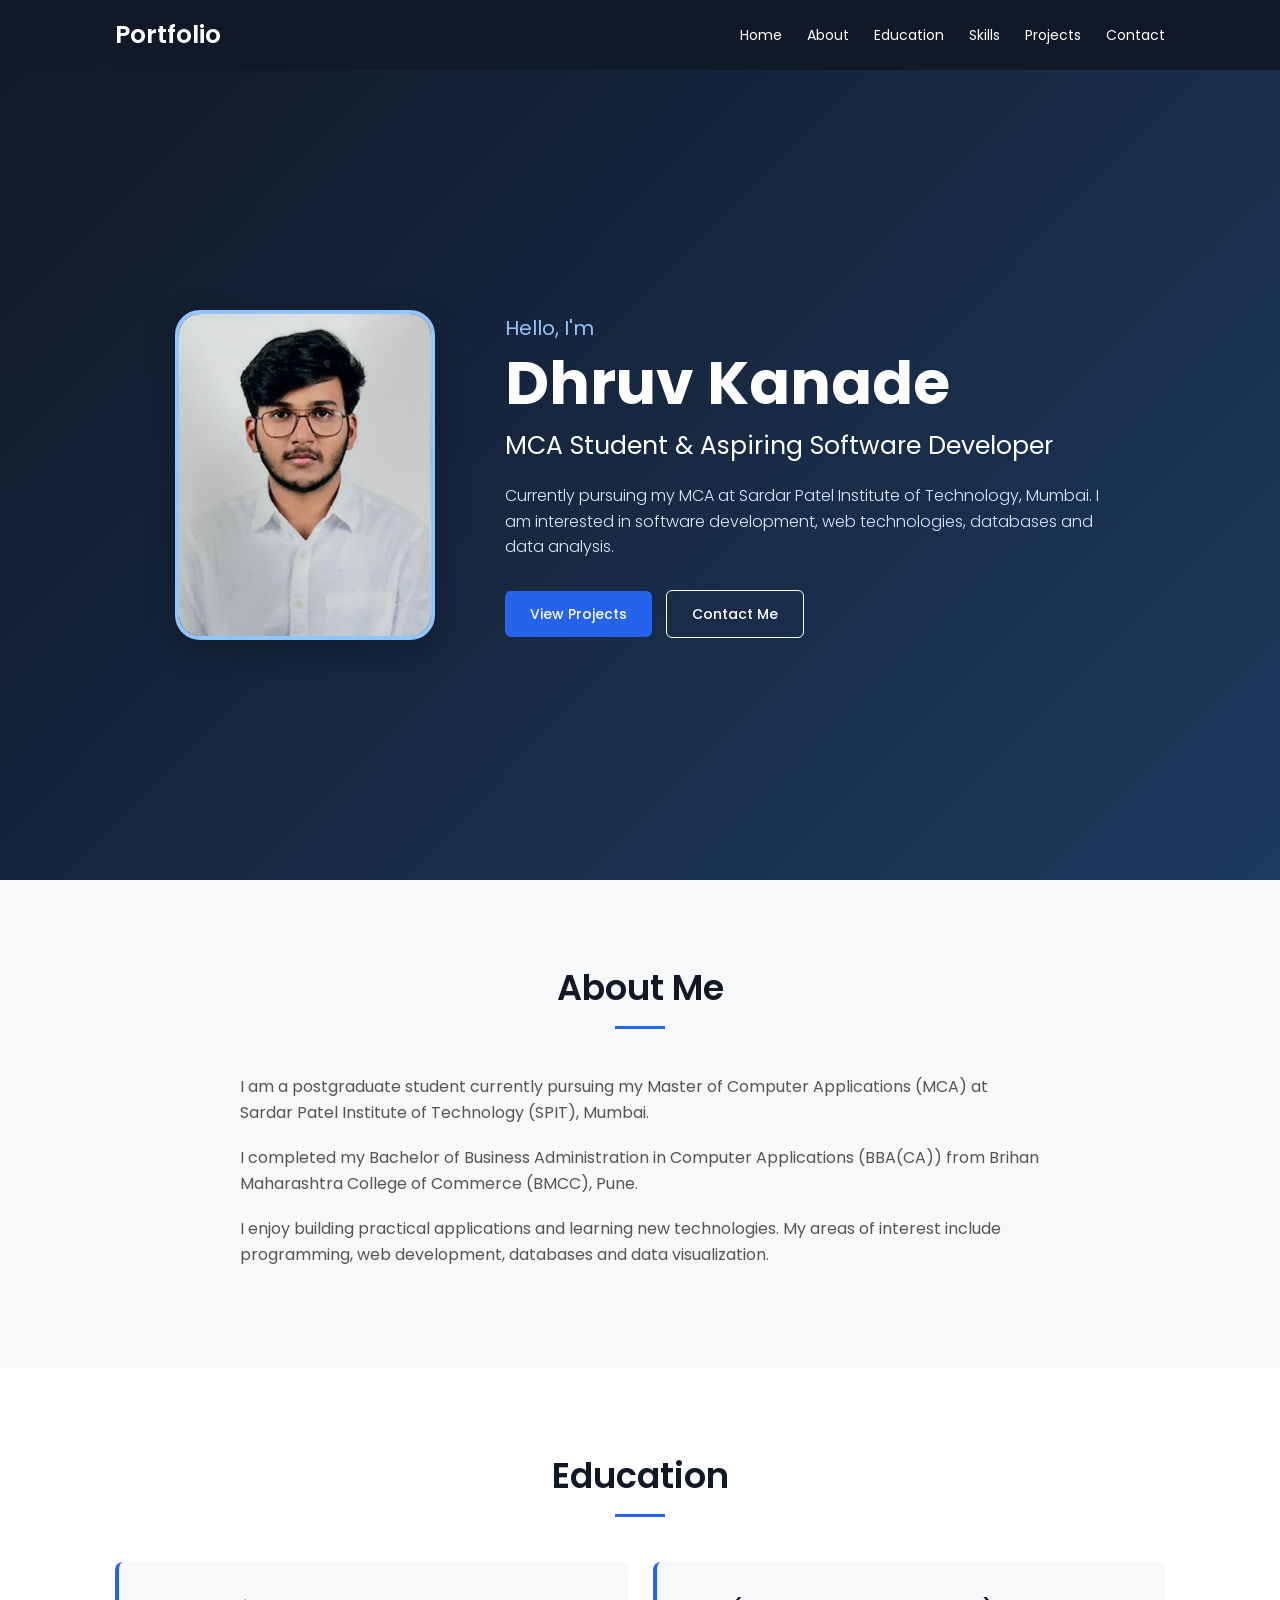
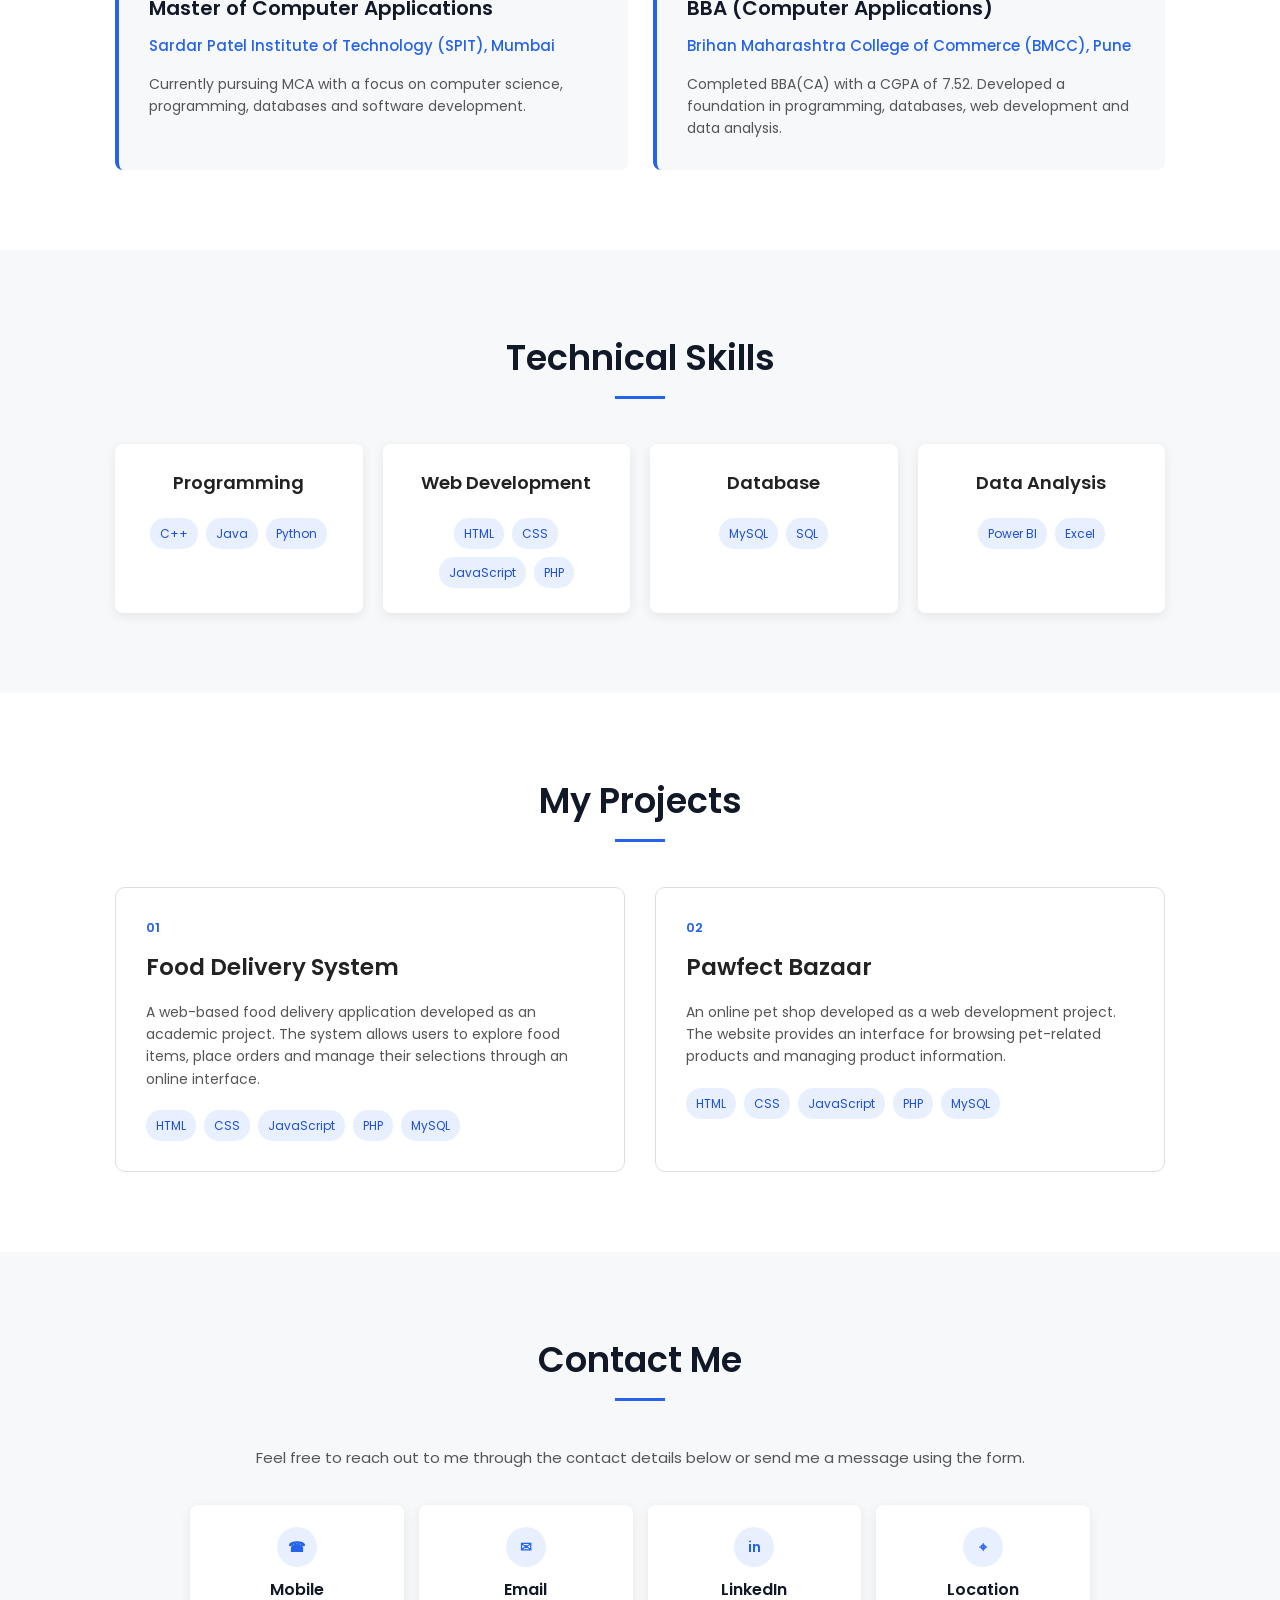
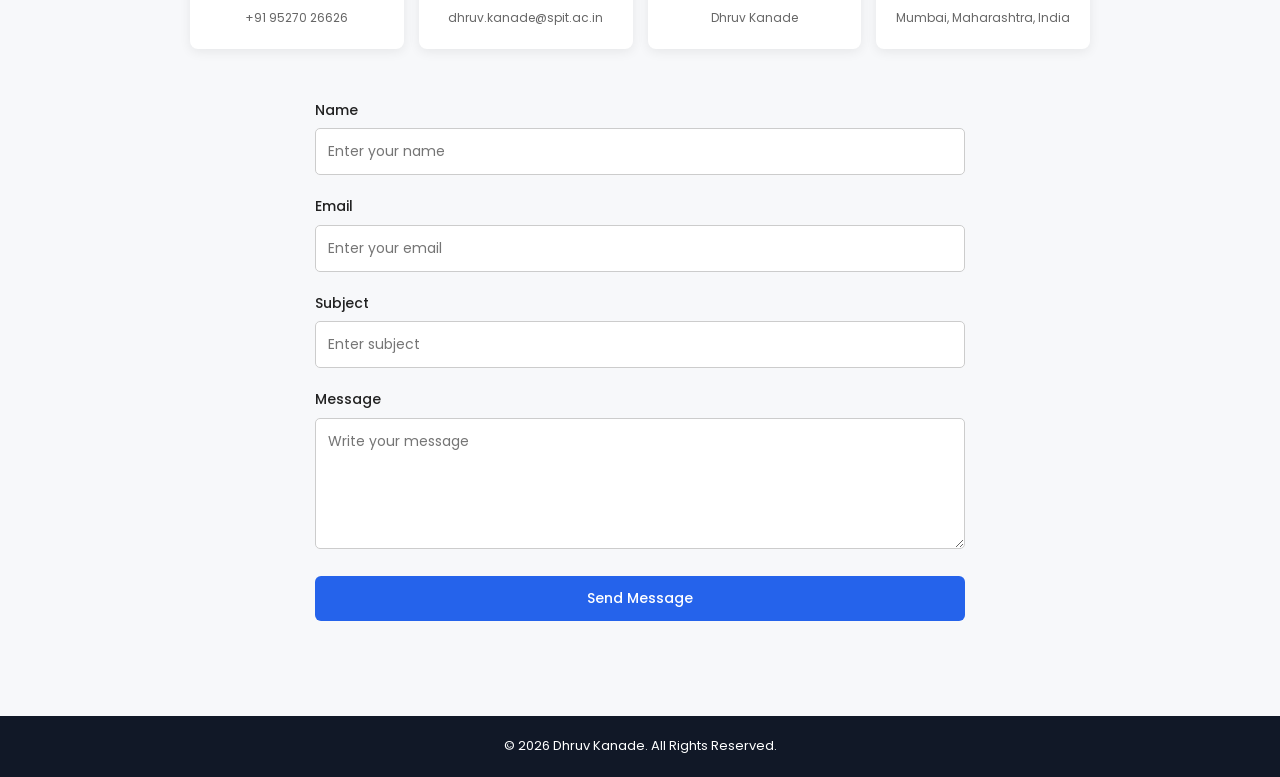
<file: index.html>
<!DOCTYPE html>
<html lang="en">

<head>

    <meta charset="UTF-8">

    <meta
        name="viewport"
        content="width=device-width, initial-scale=1.0"
    >

    <title>Dhruv Kanade | Portfolio</title>

    <link rel="stylesheet" href="styles.css">

</head>


<body>


    <!-- Navigation bar -->

    <header>

        <nav class="navbar">

            <div class="logo">
                Portfolio
            </div>


            <ul class="nav-links">

                <li>
                    <a href="#home">Home</a>
                </li>

                <li>
                    <a href="#about">About</a>
                </li>

                <li>
                    <a href="#education">Education</a>
                </li>

                <li>
                    <a href="#skills">Skills</a>
                </li>

                <li>
                    <a href="#projects">Projects</a>
                </li>

                <li>
                    <a href="#contact">Contact</a>
                </li>

            </ul>

        </nav>

    </header>



    <!-- hero section -->

    <section id="home" class="hero">

        <div class="hero-content">


            <!-- Profile Photo -->

            <div class="profile-photo">

                <img
                    src="profile.jpg"
                    alt="Dhruv Kanade"
                >

            </div>



            <!-- Hero Text -->

            <div class="hero-text">

                <p class="intro">
                    Hello, I'm
                </p>


                <h1>
                    Dhruv Kanade
                </h1>


                <h2>
                    MCA Student & Aspiring Software Developer
                </h2>


                <p>
                    Currently pursuing my MCA at Sardar Patel Institute
                    of Technology, Mumbai. I am interested in software
                    development, web technologies, databases and data
                    analysis.
                </p>


                <div class="hero-buttons">

                    <a
                        href="#projects"
                        class="btn"
                    >
                        View Projects
                    </a>


                    <a
                        href="#contact"
                        class="btn secondary"
                    >
                        Contact Me
                    </a>

                </div>

            </div>

        </div>

    </section>



    <!-- about -->

    <section id="about" class="section">

        <h2 class="section-title">
            About Me
        </h2>


        <div class="about-content">

            <div class="about-text">

                <p>
                    I am a postgraduate student currently pursuing my
                    Master of Computer Applications (MCA) at Sardar Patel
                    Institute of Technology (SPIT), Mumbai.
                </p>


                <p>
                    I completed my Bachelor of Business Administration
                    in Computer Applications (BBA(CA)) from Brihan
                    Maharashtra College of Commerce (BMCC), Pune.
                </p>


                <p>
                    I enjoy building practical applications and learning
                    new technologies. My areas of interest include
                    programming, web development, databases and
                    data visualization.
                </p>

            </div>

        </div>

    </section>



    <!-- education -->

    <section
        id="education"
        class="section education-section"
    >

        <h2 class="section-title">
            Education
        </h2>


        <div class="education-container">


            <!-- MCA -->

            <div class="education-card">

                <h3>
                    Master of Computer Applications
                </h3>


                <h4>
                    Sardar Patel Institute of Technology (SPIT), Mumbai
                </h4>


                <p>
                    Currently pursuing MCA with a focus on computer
                    science, programming, databases and software
                    development.
                </p>

            </div>



            <!-- BCA -->

            <div class="education-card">

                <h3>
                    BBA (Computer Applications)
                </h3>


                <h4>
                    Brihan Maharashtra College of Commerce (BMCC), Pune
                </h4>


                <p>
                    Completed BBA(CA) with a CGPA of 7.52. Developed
                    a foundation in programming, databases, web
                    development and data analysis.
                </p>

            </div>

        </div>

    </section>



    <!-- skills -->

    <section id="skills" class="section">

        <h2 class="section-title">
            Technical Skills
        </h2>


        <div class="skills-container">


            <!-- Programming -->

            <div class="skill-card">

                <h3>
                    Programming
                </h3>


                <div class="skills-list">

                    <span>C++</span>

                    <span>Java</span>

                    <span>Python</span>

                </div>

            </div>



            <!-- Web Development -->

            <div class="skill-card">

                <h3>
                    Web Development
                </h3>


                <div class="skills-list">

                    <span>HTML</span>

                    <span>CSS</span>

                    <span>JavaScript</span>

                    <span>PHP</span>

                </div>

            </div>



            <!-- Database -->

            <div class="skill-card">

                <h3>
                    Database
                </h3>


                <div class="skills-list">

                    <span>MySQL</span>

                    <span>SQL</span>

                </div>

            </div>



            <!-- Data Analysis -->

            <div class="skill-card">

                <h3>
                    Data Analysis
                </h3>


                <div class="skills-list">

                    <span>Power BI</span>

                    <span>Excel</span>

                </div>

            </div>

        </div>

    </section>



    <!-- projects -->

    <section
        id="projects"
        class="section projects-section"
    >

        <h2 class="section-title">
            My Projects
        </h2>


        <div class="projects-container">


            <!-- Food Delivery System -->

            <div class="project-card">

                <div class="project-number">
                    01
                </div>


                <h3>
                    Food Delivery System
                </h3>


                <p>
                    A web-based food delivery application developed
                    as an academic project. The system allows users
                    to explore food items, place orders and manage
                    their selections through an online interface.
                </p>


                <div class="project-tech">

                    <span>HTML</span>

                    <span>CSS</span>

                    <span>JavaScript</span>

                    <span>PHP</span>

                    <span>MySQL</span>

                </div>

            </div>



            <!-- Pawfect Bazaar -->

            <div class="project-card">

                <div class="project-number">
                    02
                </div>


                <h3>
                    Pawfect Bazaar
                </h3>


                <p>
                    An online pet shop developed as a web development
                    project. The website provides an interface for
                    browsing pet-related products and managing
                    product information.
                </p>


                <div class="project-tech">

                    <span>HTML</span>

                    <span>CSS</span>

                    <span>JavaScript</span>

                    <span>PHP</span>

                    <span>MySQL</span>

                </div>

            </div>

        </div>

    </section>



    <!-- contact -->

    <section
        id="contact"
        class="section contact-section"
    >

        <h2 class="section-title">
            Contact Me
        </h2>


        <p class="contact-intro">

            Feel free to reach out to me through the contact details
            below or send me a message using the form.

        </p>



        <!-- Contact Details -->

        <div class="contact-details">


            <!-- Mobile -->

            <div class="contact-card">

                <div class="contact-icon">
                    ☎
                </div>


                <h3>
                    Mobile
                </h3>


                <p>
                    +91 95270 26626
                </p>

            </div>



            <!-- Email -->

            <div class="contact-card">

                <div class="contact-icon">
                    ✉
                </div>


                <h3>
                    Email
                </h3>


                <p>
                    dhruv.kanade@spit.ac.in
                </p>

            </div>



            <!-- LinkedIn -->

            <a
                href="https://www.linkedin.com/in/dhruvkanade/"
                target="_blank"
                rel="noopener noreferrer"
                class="contact-card linkedin-card"
            >

                <div class="contact-icon">
                    in
                </div>


                <h3>
                    LinkedIn
                </h3>


                <p>
                    Dhruv Kanade
                </p>

            </a>



            <!-- Location -->

            <div class="contact-card">

                <div class="contact-icon">
                    ⌖
                </div>


                <h3>
                    Location
                </h3>


                <p>
                    Mumbai, Maharashtra, India
                </p>

            </div>

        </div>



        <!-- Contact Form -->

        <form
            id="contactForm"
            class="contact-form"
        >


            <!-- Name -->

            <div class="form-group">

                <label for="name">
                    Name
                </label>


                <input
                    type="text"
                    id="name"
                    placeholder="Enter your name"
                    required
                >

            </div>



            <!-- Email -->

            <div class="form-group">

                <label for="email">
                    Email
                </label>


                <input
                    type="email"
                    id="email"
                    placeholder="Enter your email"
                    required
                >

            </div>



            <!-- Subject -->

            <div class="form-group">

                <label for="subject">
                    Subject
                </label>


                <input
                    type="text"
                    id="subject"
                    placeholder="Enter subject"
                    required
                >

            </div>



            <!-- Message -->

            <div class="form-group">

                <label for="message">
                    Message
                </label>


                <textarea
                    id="message"
                    rows="5"
                    placeholder="Write your message"
                    required
                ></textarea>

            </div>



            <!-- Submit -->

            <button
                type="submit"
                class="btn submit-btn"
            >
                Send Message
            </button>


            <p id="formMessage"></p>

        </form>

    </section>



    <!-- footer -->

    <footer>

        <p>
            © 2026 Dhruv Kanade. All Rights Reserved.
        </p>

    </footer>



    <!-- JavaScript -->

    <script src="script.js"></script>

</body>

</html>
</file>
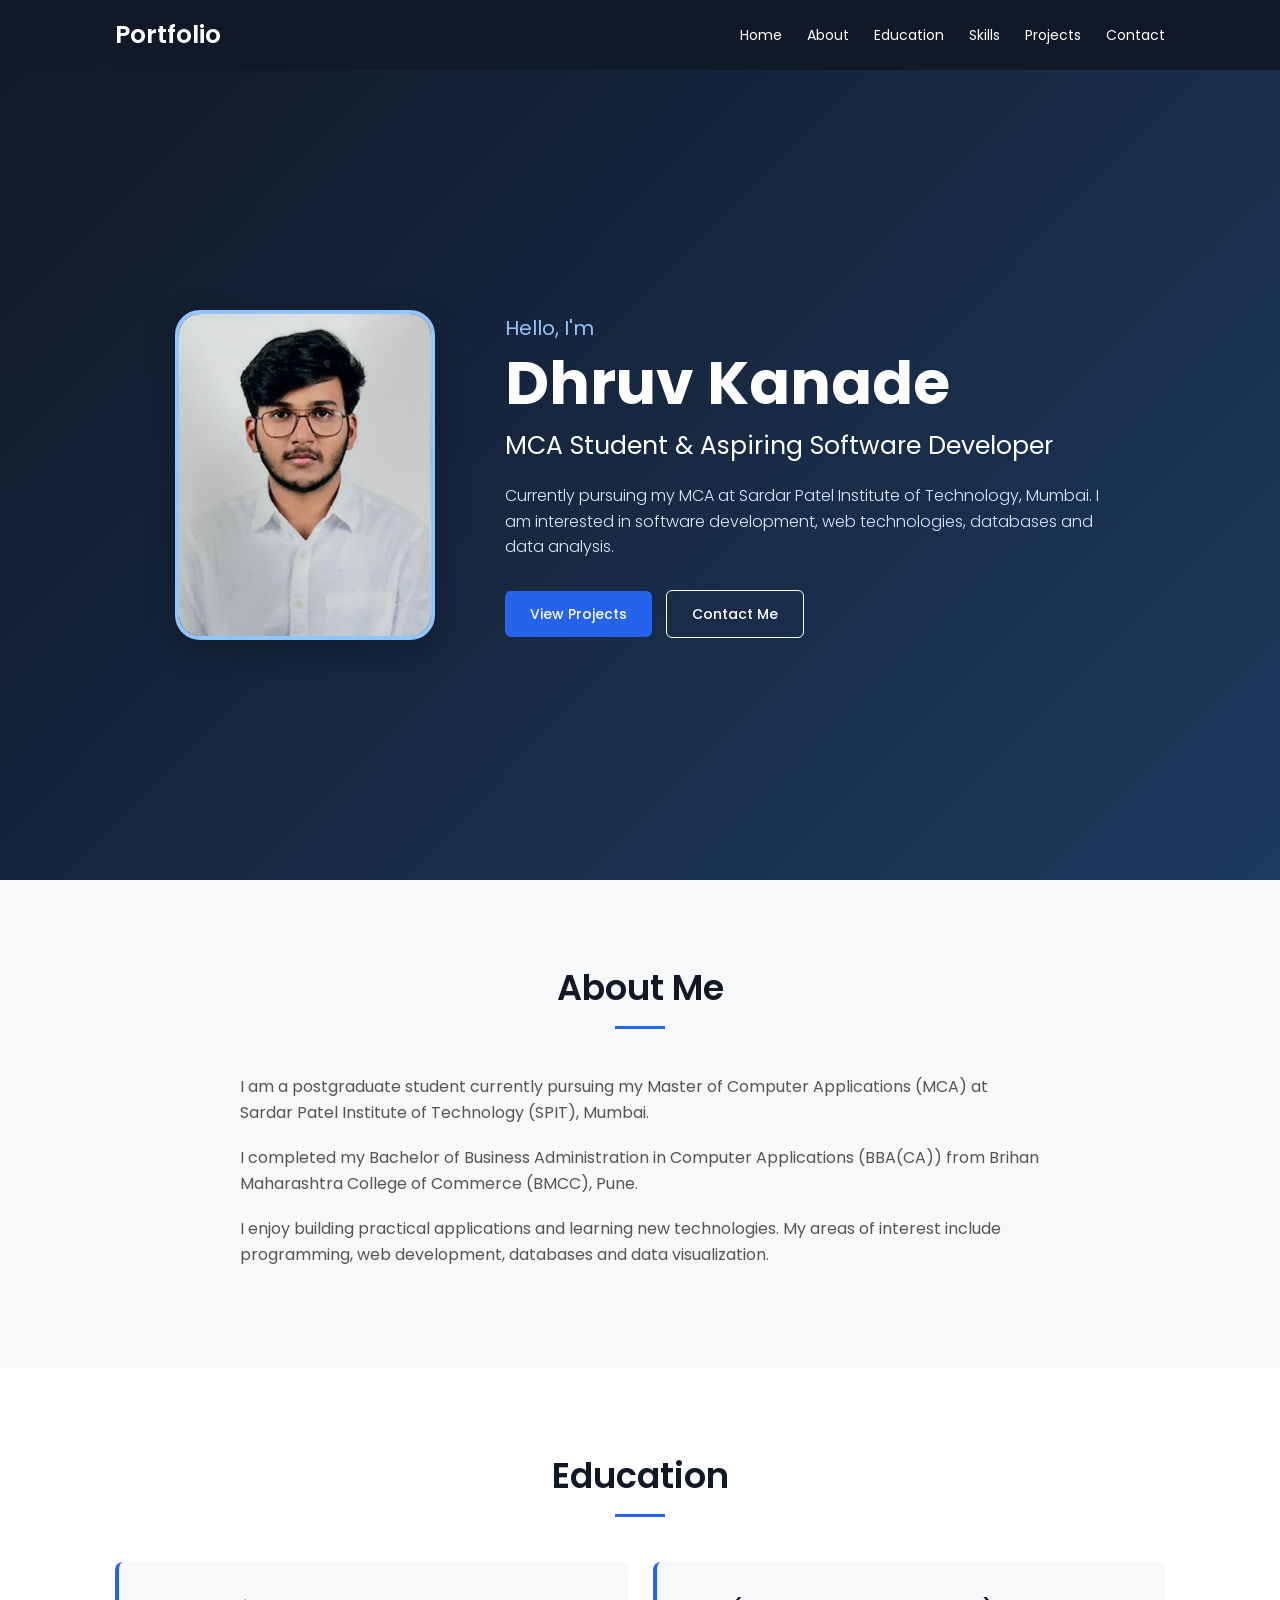
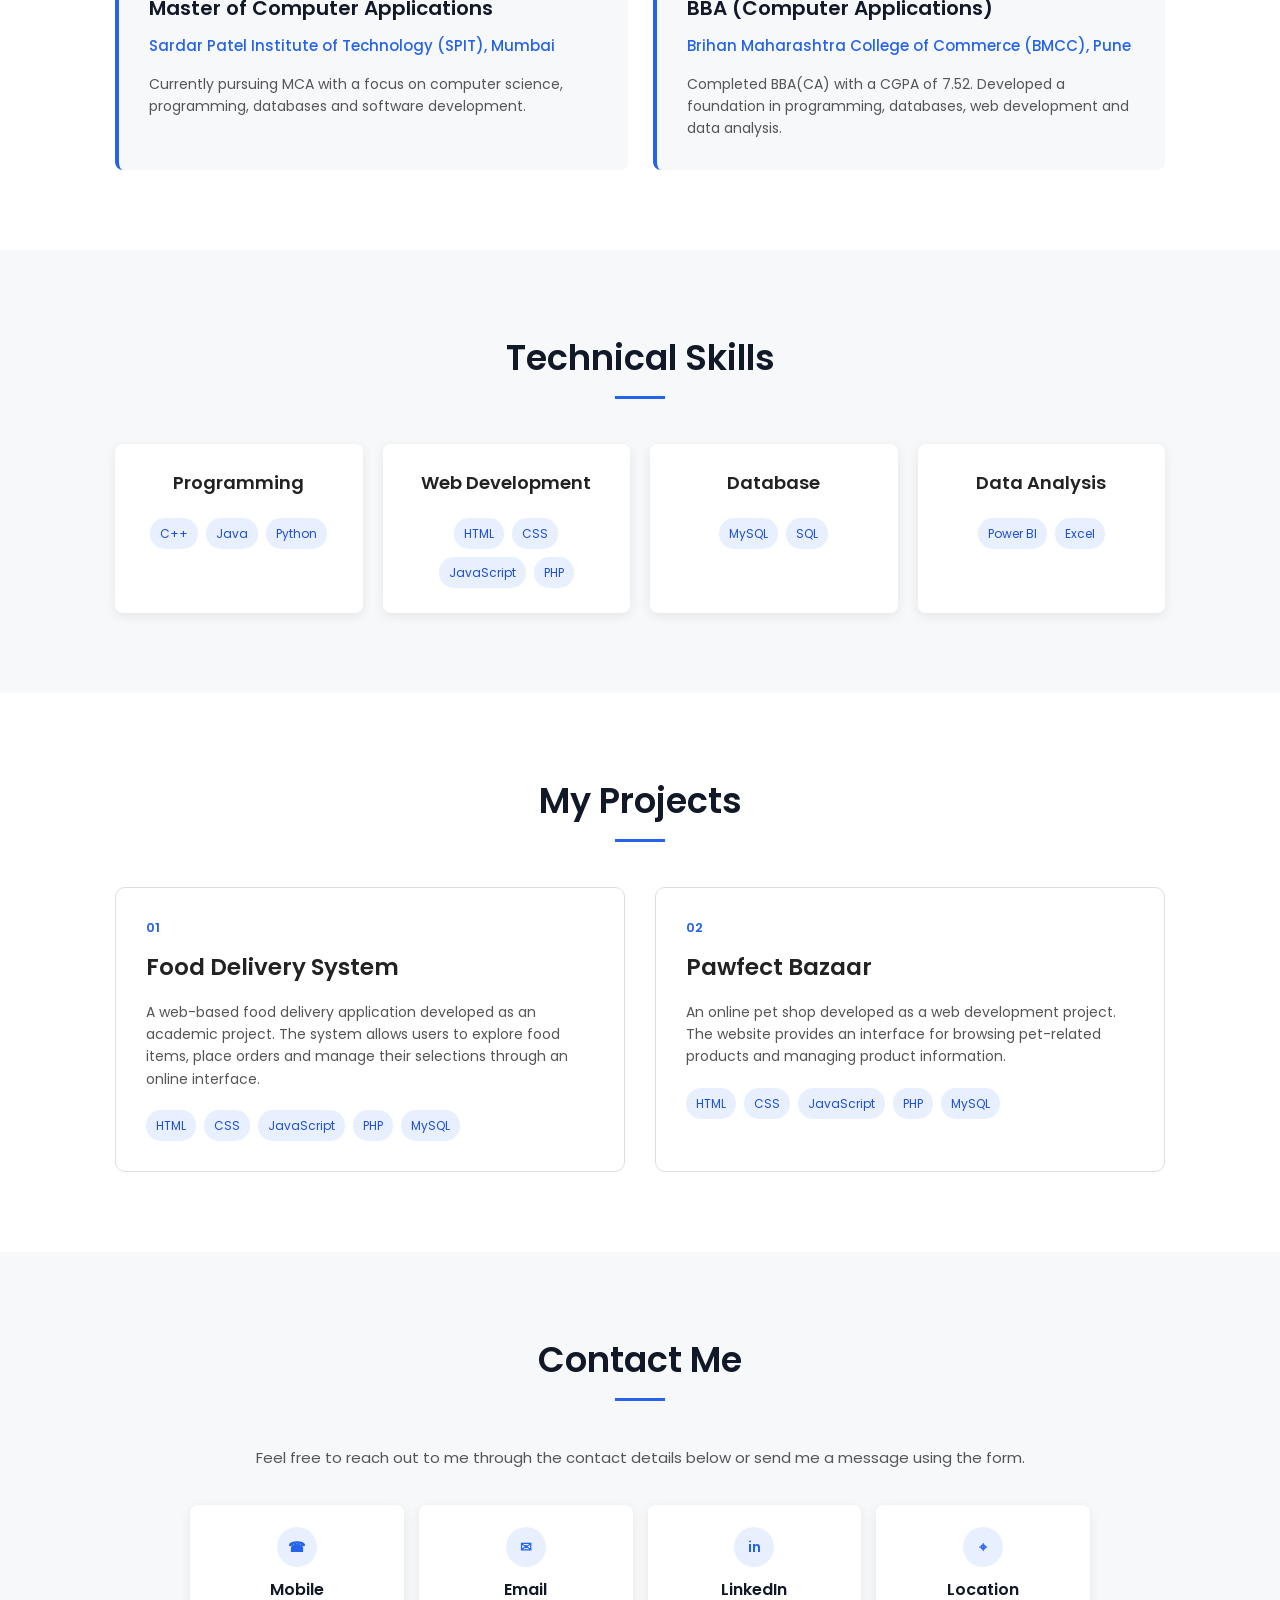
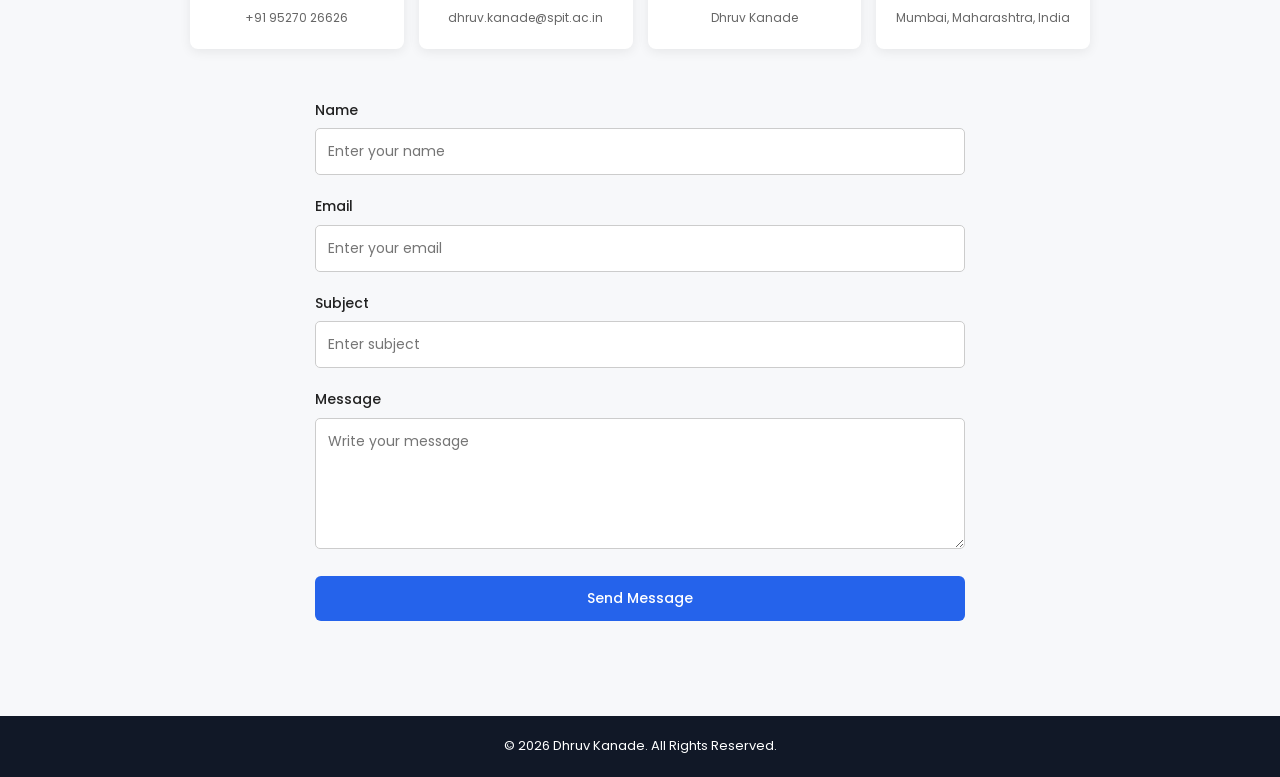
<file: portfolio/index.html>
<!DOCTYPE html>
<html lang="en">

<head>

    <meta charset="UTF-8">

    <meta
        name="viewport"
        content="width=device-width, initial-scale=1.0"
    >

    <title>Dhruv Kanade | Portfolio</title>

    <link rel="stylesheet" href="styles.css">

</head>


<body>


    <!-- Navigation bar -->

    <header>

        <nav class="navbar">

            <div class="logo">
                Portfolio
            </div>


            <ul class="nav-links">

                <li>
                    <a href="#home">Home</a>
                </li>

                <li>
                    <a href="#about">About</a>
                </li>

                <li>
                    <a href="#education">Education</a>
                </li>

                <li>
                    <a href="#skills">Skills</a>
                </li>

                <li>
                    <a href="#projects">Projects</a>
                </li>

                <li>
                    <a href="#contact">Contact</a>
                </li>

            </ul>

        </nav>

    </header>



    <!-- hero section -->

    <section id="home" class="hero">

        <div class="hero-content">


            <!-- Profile Photo -->

            <div class="profile-photo">

                <img
                    src="profile.jpg"
                    alt="Dhruv Kanade"
                >

            </div>



            <!-- Hero Text -->

            <div class="hero-text">

                <p class="intro">
                    Hello, I'm
                </p>


                <h1>
                    Dhruv Kanade
                </h1>


                <h2>
                    MCA Student & Aspiring Software Developer
                </h2>


                <p>
                    Currently pursuing my MCA at Sardar Patel Institute
                    of Technology, Mumbai. I am interested in software
                    development, web technologies, databases and data
                    analysis.
                </p>


                <div class="hero-buttons">

                    <a
                        href="#projects"
                        class="btn"
                    >
                        View Projects
                    </a>


                    <a
                        href="#contact"
                        class="btn secondary"
                    >
                        Contact Me
                    </a>

                </div>

            </div>

        </div>

    </section>



    <!-- about -->

    <section id="about" class="section">

        <h2 class="section-title">
            About Me
        </h2>


        <div class="about-content">

            <div class="about-text">

                <p>
                    I am a postgraduate student currently pursuing my
                    Master of Computer Applications (MCA) at Sardar Patel
                    Institute of Technology (SPIT), Mumbai.
                </p>


                <p>
                    I completed my Bachelor of Business Administration
                    in Computer Applications (BBA(CA)) from Brihan
                    Maharashtra College of Commerce (BMCC), Pune.
                </p>


                <p>
                    I enjoy building practical applications and learning
                    new technologies. My areas of interest include
                    programming, web development, databases and
                    data visualization.
                </p>

            </div>

        </div>

    </section>



    <!-- education -->

    <section
        id="education"
        class="section education-section"
    >

        <h2 class="section-title">
            Education
        </h2>


        <div class="education-container">


            <!-- MCA -->

            <div class="education-card">

                <h3>
                    Master of Computer Applications
                </h3>


                <h4>
                    Sardar Patel Institute of Technology (SPIT), Mumbai
                </h4>


                <p>
                    Currently pursuing MCA with a focus on computer
                    science, programming, databases and software
                    development.
                </p>

            </div>



            <!-- BCA -->

            <div class="education-card">

                <h3>
                    BBA (Computer Applications)
                </h3>


                <h4>
                    Brihan Maharashtra College of Commerce (BMCC), Pune
                </h4>


                <p>
                    Completed BBA(CA) with a CGPA of 7.52. Developed
                    a foundation in programming, databases, web
                    development and data analysis.
                </p>

            </div>

        </div>

    </section>



    <!-- skills -->

    <section id="skills" class="section">

        <h2 class="section-title">
            Technical Skills
        </h2>


        <div class="skills-container">


            <!-- Programming -->

            <div class="skill-card">

                <h3>
                    Programming
                </h3>


                <div class="skills-list">

                    <span>C++</span>

                    <span>Java</span>

                    <span>Python</span>

                </div>

            </div>



            <!-- Web Development -->

            <div class="skill-card">

                <h3>
                    Web Development
                </h3>


                <div class="skills-list">

                    <span>HTML</span>

                    <span>CSS</span>

                    <span>JavaScript</span>

                    <span>PHP</span>

                </div>

            </div>



            <!-- Database -->

            <div class="skill-card">

                <h3>
                    Database
                </h3>


                <div class="skills-list">

                    <span>MySQL</span>

                    <span>SQL</span>

                </div>

            </div>



            <!-- Data Analysis -->

            <div class="skill-card">

                <h3>
                    Data Analysis
                </h3>


                <div class="skills-list">

                    <span>Power BI</span>

                    <span>Excel</span>

                </div>

            </div>

        </div>

    </section>



    <!-- projects -->

    <section
        id="projects"
        class="section projects-section"
    >

        <h2 class="section-title">
            My Projects
        </h2>


        <div class="projects-container">


            <!-- Food Delivery System -->

            <div class="project-card">

                <div class="project-number">
                    01
                </div>


                <h3>
                    Food Delivery System
                </h3>


                <p>
                    A web-based food delivery application developed
                    as an academic project. The system allows users
                    to explore food items, place orders and manage
                    their selections through an online interface.
                </p>


                <div class="project-tech">

                    <span>HTML</span>

                    <span>CSS</span>

                    <span>JavaScript</span>

                    <span>PHP</span>

                    <span>MySQL</span>

                </div>

            </div>



            <!-- Pawfect Bazaar -->

            <div class="project-card">

                <div class="project-number">
                    02
                </div>


                <h3>
                    Pawfect Bazaar
                </h3>


                <p>
                    An online pet shop developed as a web development
                    project. The website provides an interface for
                    browsing pet-related products and managing
                    product information.
                </p>


                <div class="project-tech">

                    <span>HTML</span>

                    <span>CSS</span>

                    <span>JavaScript</span>

                    <span>PHP</span>

                    <span>MySQL</span>

                </div>

            </div>

        </div>

    </section>



    <!-- contact -->

    <section
        id="contact"
        class="section contact-section"
    >

        <h2 class="section-title">
            Contact Me
        </h2>


        <p class="contact-intro">

            Feel free to reach out to me through the contact details
            below or send me a message using the form.

        </p>



        <!-- Contact Details -->

        <div class="contact-details">


            <!-- Mobile -->

            <div class="contact-card">

                <div class="contact-icon">
                    ☎
                </div>


                <h3>
                    Mobile
                </h3>


                <p>
                    +91 95270 26626
                </p>

            </div>



            <!-- Email -->

            <div class="contact-card">

                <div class="contact-icon">
                    ✉
                </div>


                <h3>
                    Email
                </h3>


                <p>
                    dhruv.kanade@spit.ac.in
                </p>

            </div>



            <!-- LinkedIn -->

            <a
                href="https://www.linkedin.com/in/dhruvkanade/"
                target="_blank"
                rel="noopener noreferrer"
                class="contact-card linkedin-card"
            >

                <div class="contact-icon">
                    in
                </div>


                <h3>
                    LinkedIn
                </h3>


                <p>
                    Dhruv Kanade
                </p>

            </a>



            <!-- Location -->

            <div class="contact-card">

                <div class="contact-icon">
                    ⌖
                </div>


                <h3>
                    Location
                </h3>


                <p>
                    Mumbai, Maharashtra, India
                </p>

            </div>

        </div>



        <!-- Contact Form -->

        <form
            id="contactForm"
            class="contact-form"
        >


            <!-- Name -->

            <div class="form-group">

                <label for="name">
                    Name
                </label>


                <input
                    type="text"
                    id="name"
                    placeholder="Enter your name"
                    required
                >

            </div>



            <!-- Email -->

            <div class="form-group">

                <label for="email">
                    Email
                </label>


                <input
                    type="email"
                    id="email"
                    placeholder="Enter your email"
                    required
                >

            </div>



            <!-- Subject -->

            <div class="form-group">

                <label for="subject">
                    Subject
                </label>


                <input
                    type="text"
                    id="subject"
                    placeholder="Enter subject"
                    required
                >

            </div>



            <!-- Message -->

            <div class="form-group">

                <label for="message">
                    Message
                </label>


                <textarea
                    id="message"
                    rows="5"
                    placeholder="Write your message"
                    required
                ></textarea>

            </div>



            <!-- Submit -->

            <button
                type="submit"
                class="btn submit-btn"
            >
                Send Message
            </button>


            <p id="formMessage"></p>

        </form>

    </section>



    <!-- footer -->

    <footer>

        <p>
            © 2026 Dhruv Kanade. All Rights Reserved.
        </p>

    </footer>



    <!-- JavaScript -->

    <script src="script.js"></script>

</body>

</html>
</file>
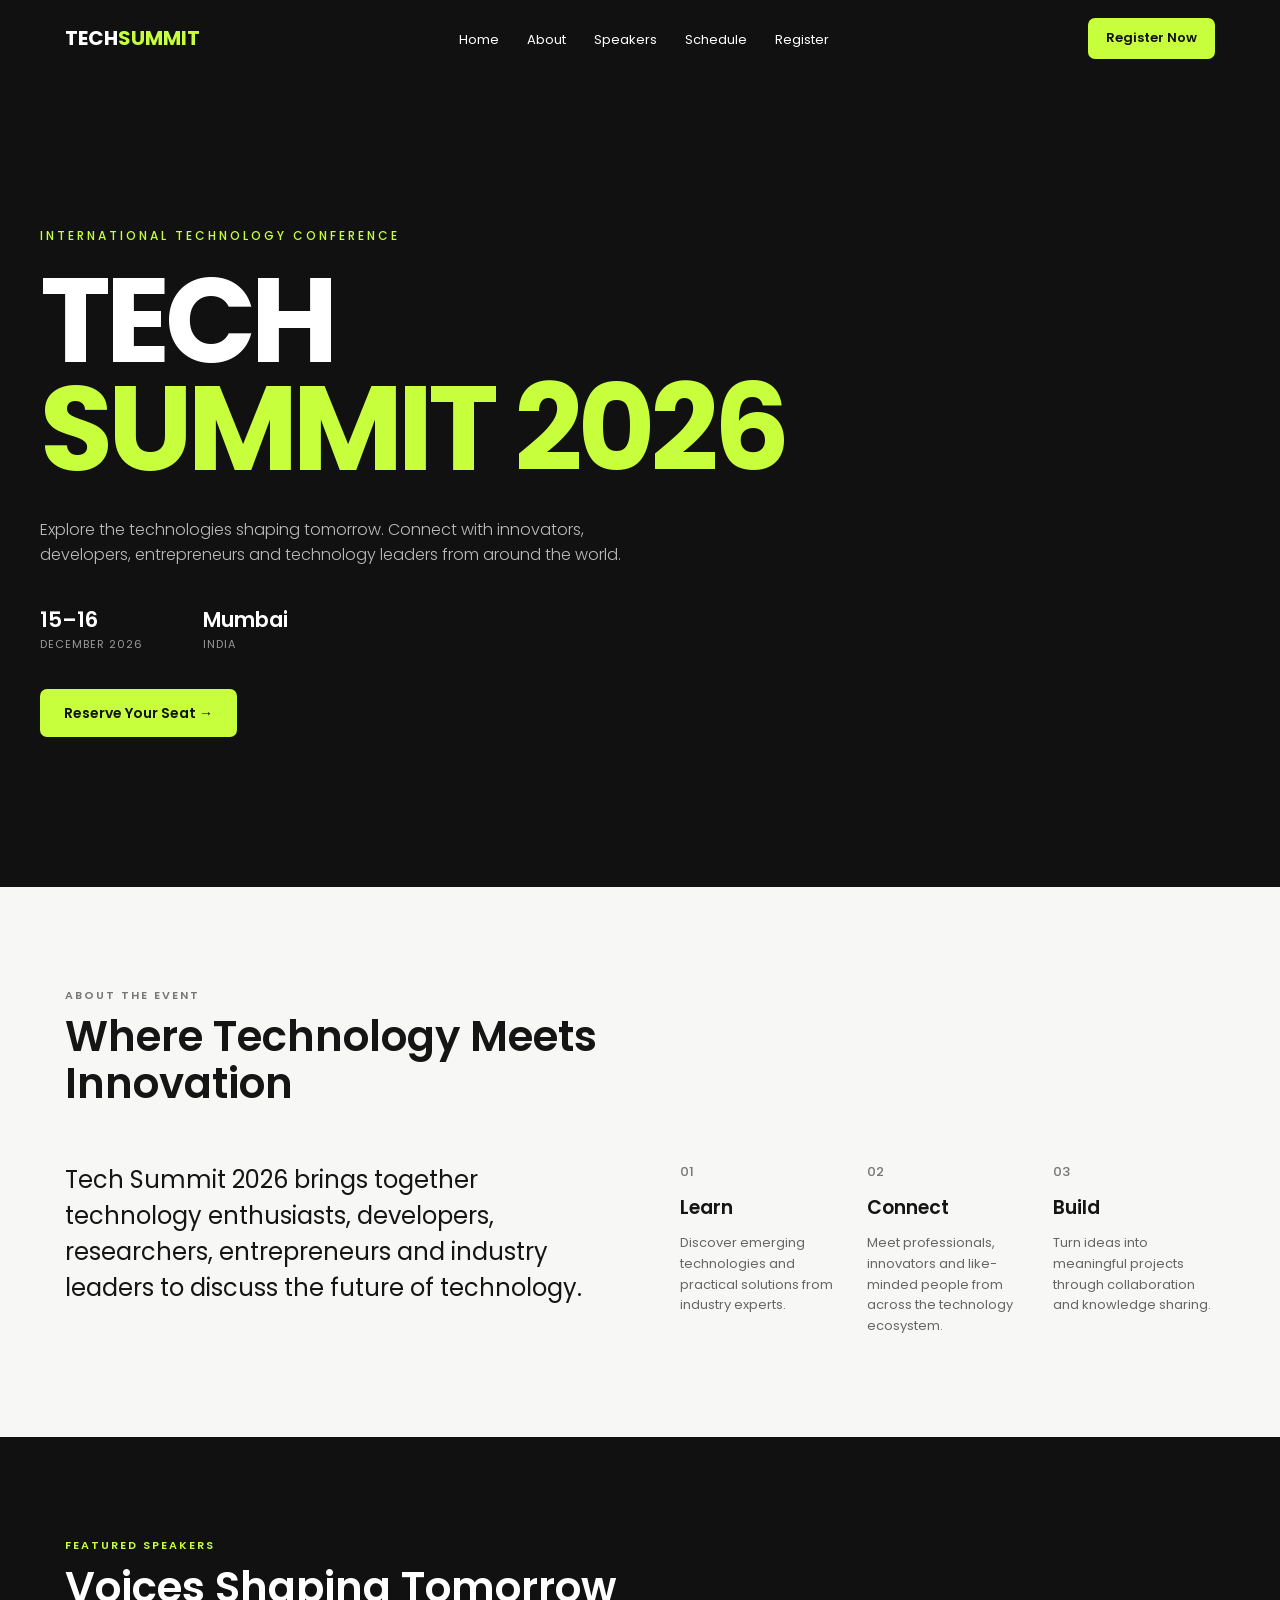
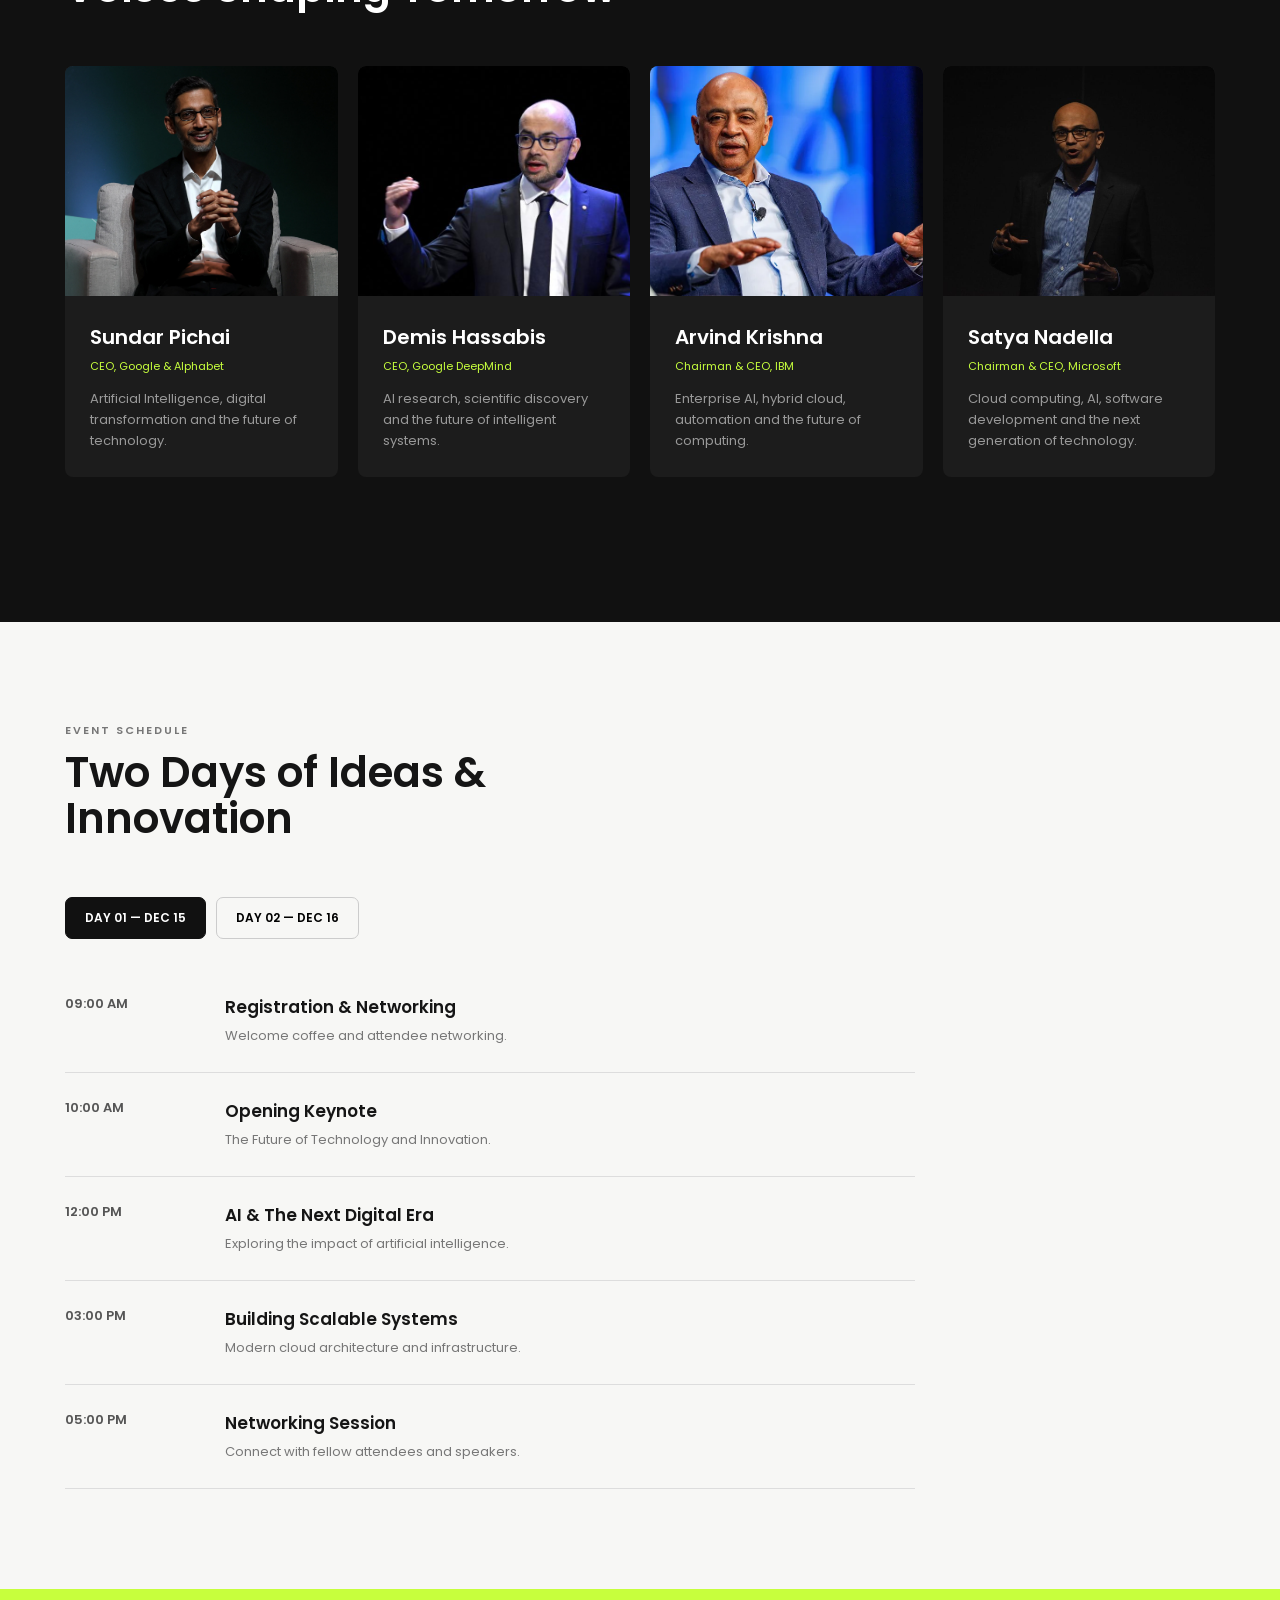
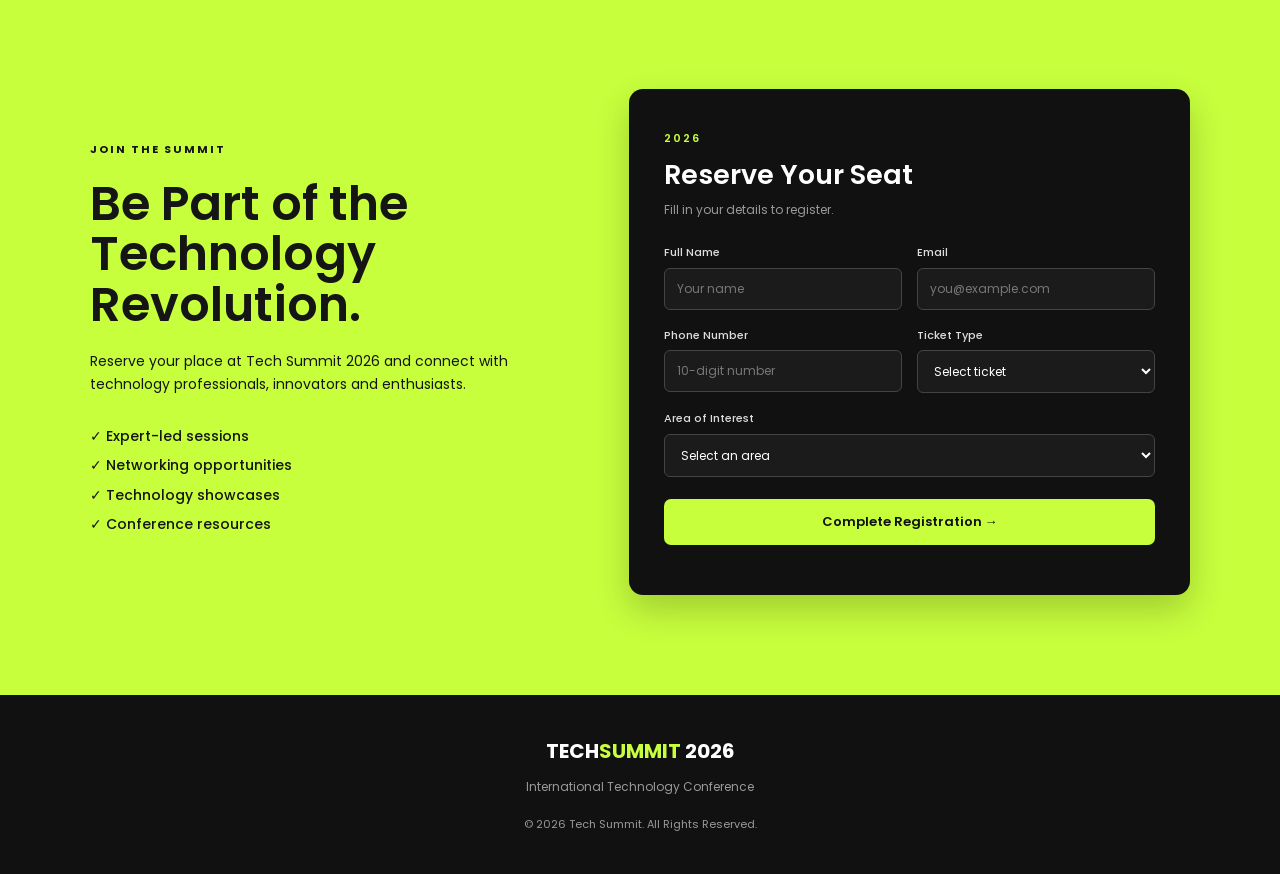
<file: tech-summit/index.html>
<!doctype html>
<html lang="en">
  <head>
    <meta charset="UTF-8" />

    <meta name="viewport" content="width=device-width, initial-scale=1.0" />

    <title>Tech Summit 2026</title>

    <link rel="stylesheet" href="styles.css" />
  </head>

  <body>
    <!-- navigation-->

    <header>
      <nav class="navbar">
        <div class="logo">TECH<span>SUMMIT</span></div>

        <ul class="nav-links">
          <li>
            <a href="#home">Home</a>
          </li>

          <li>
            <a href="#about">About</a>
          </li>

          <li>
            <a href="#speakers">Speakers</a>
          </li>

          <li>
            <a href="#schedule">Schedule</a>
          </li>

          <li>
            <a href="#register">Register</a>
          </li>
        </ul>

        <a href="#register" class="nav-button"> Register Now </a>
      </nav>
    </header>

    <!-- hero -->

    <section id="home" class="hero">
      <div class="hero-content">
        <p class="event-label">INTERNATIONAL TECHNOLOGY CONFERENCE</p>

        <h1>
          TECH<br />
          <span>SUMMIT 2026</span>
        </h1>

        <p class="hero-description">
          Explore the technologies shaping tomorrow. Connect with innovators,
          developers, entrepreneurs and technology leaders from around the
          world.
        </p>

        <div class="event-info">
          <div>
            <strong>15–16</strong>

            <span> DECEMBER 2026 </span>
          </div>

          <div>
            <strong>Mumbai</strong>

            <span> INDIA </span>
          </div>
        </div>

        <a href="#register" class="hero-button"> Reserve Your Seat → </a>
      </div>
    </section>

    <!-- about -->

    <section id="about" class="section">
      <div class="section-heading">
        <p>ABOUT THE EVENT</p>

        <h2>Where Technology Meets Innovation</h2>
      </div>

      <div class="about-grid">
        <div>
          <p class="large-text">
            Tech Summit 2026 brings together technology enthusiasts, developers,
            researchers, entrepreneurs and industry leaders to discuss the
            future of technology.
          </p>
        </div>

        <div class="about-details">
          <div>
            <h3>01</h3>

            <h4>Learn</h4>

            <p>
              Discover emerging technologies and practical solutions from
              industry experts.
            </p>
          </div>

          <div>
            <h3>02</h3>

            <h4>Connect</h4>

            <p>
              Meet professionals, innovators and like-minded people from across
              the technology ecosystem.
            </p>
          </div>

          <div>
            <h3>03</h3>

            <h4>Build</h4>

            <p>
              Turn ideas into meaningful projects through collaboration and
              knowledge sharing.
            </p>
          </div>
        </div>
      </div>
    </section>

    <!-- speakers -->

    <section id="speakers" class="section speakers-section">
      <div class="section-heading">
        <p>FEATURED SPEAKERS</p>

        <h2>Voices Shaping Tomorrow</h2>
      </div>

      <div class="speaker-grid">
        <!-- Sundar Pichai -->

        <div class="speaker-card">
          <div class="speaker-image">
            <img src="images/sundar.jpg" alt="Sundar Pichai" />
          </div>

          <div class="speaker-content">
            <h3>Sundar Pichai</h3>

            <p class="designation">CEO, Google & Alphabet</p>

            <p>
              Artificial Intelligence, digital transformation and the future of
              technology.
            </p>
          </div>
        </div>

        <!-- Demis Hassabis -->

        <div class="speaker-card">
          <div class="speaker-image">
            <img src="images/demis.jpg" alt="Demis Hassabis" />
          </div>

          <div class="speaker-content">
            <h3>Demis Hassabis</h3>

            <p class="designation">CEO, Google DeepMind</p>

            <p>
              AI research, scientific discovery and the future of intelligent
              systems.
            </p>
          </div>
        </div>

        <!-- Arvind Krishna -->

        <div class="speaker-card">
          <div class="speaker-image">
            <img src="images/arvind.jpg" alt="Arvind Krishna" />
          </div>

          <div class="speaker-content">
            <h3>Arvind Krishna</h3>

            <p class="designation">Chairman & CEO, IBM</p>

            <p>
              Enterprise AI, hybrid cloud, automation and the future of
              computing.
            </p>
          </div>
        </div>

        <!-- Satya Nadella -->

        <div class="speaker-card">
          <div class="speaker-image">
            <img src="images/satya.jpg" alt="Satya Nadella" />
          </div>

          <div class="speaker-content">
            <h3>Satya Nadella</h3>

            <p class="designation">Chairman & CEO, Microsoft</p>

            <p>
              Cloud computing, AI, software development and the next generation
              of technology.
            </p>
          </div>
        </div>
         
      </div>
    </section>

    <!-- schedule -->

    <section id="schedule" class="section">
      <div class="section-heading">
        <p>EVENT SCHEDULE</p>

        <h2>Two Days of Ideas & Innovation</h2>
      </div>

      <div class="schedule-tabs">
        <button class="tab active" onclick="showDay('day1', this)">
          DAY 01 — DEC 15
        </button>

        <button class="tab" onclick="showDay('day2', this)">
          DAY 02 — DEC 16
        </button>
      </div>

      <!-- DAY 1 -->

      <div id="day1" class="schedule">
        <div class="schedule-item">
          <span> 09:00 AM </span>

          <div>
            <h3>Registration & Networking</h3>

            <p>Welcome coffee and attendee networking.</p>
          </div>
        </div>

        <div class="schedule-item">
          <span> 10:00 AM </span>

          <div>
            <h3>Opening Keynote</h3>

            <p>The Future of Technology and Innovation.</p>
          </div>
        </div>

        <div class="schedule-item">
          <span> 12:00 PM </span>

          <div>
            <h3>AI & The Next Digital Era</h3>

            <p>Exploring the impact of artificial intelligence.</p>
          </div>
        </div>

        <div class="schedule-item">
          <span> 03:00 PM </span>

          <div>
            <h3>Building Scalable Systems</h3>

            <p>Modern cloud architecture and infrastructure.</p>
          </div>
        </div>

        <div class="schedule-item">
          <span> 05:00 PM </span>

          <div>
            <h3>Networking Session</h3>

            <p>Connect with fellow attendees and speakers.</p>
          </div>
        </div>
      </div>

      <!-- DAY 2 -->

      <div id="day2" class="schedule hidden">
        <div class="schedule-item">
          <span> 09:30 AM </span>

          <div>
            <h3>Cybersecurity in 2026</h3>

            <p>Understanding modern security challenges.</p>
          </div>
        </div>

        <div class="schedule-item">
          <span> 11:00 AM </span>

          <div>
            <h3>Building Products People Love</h3>

            <p>Technology, design and product thinking.</p>
          </div>
        </div>

        <div class="schedule-item">
          <span> 01:00 PM </span>

          <div>
            <h3>Lunch & Networking</h3>

            <p>Lunch break and informal networking.</p>
          </div>
        </div>

        <div class="schedule-item">
          <span> 03:00 PM </span>

          <div>
            <h3>Technology Panel</h3>

            <p>What will the next decade of technology look like?</p>
          </div>
        </div>

        <div class="schedule-item">
          <span> 05:00 PM </span>

          <div>
            <h3>Closing Ceremony</h3>

            <p>Key takeaways and closing remarks.</p>
          </div>
        </div>
      </div>
    </section>

    <!-- registration -->

    <section id="register" class="register-section">
      <div class="registration-container">
        <!-- Registration Information -->

        <div class="registration-info">
          <p class="register-label">JOIN THE SUMMIT</p>

          <h2>Be Part of the Technology Revolution.</h2>

          <p>
            Reserve your place at Tech Summit 2026 and connect with technology
            professionals, innovators and enthusiasts.
          </p>

          <div class="registration-features">
            <p>✓ Expert-led sessions</p>

            <p>✓ Networking opportunities</p>

            <p>✓ Technology showcases</p>

            <p>✓ Conference resources</p>
          </div>
        </div>

        <!-- Registration Form -->

        <div class="registration-form-container">
          <div class="form-header">
            <span> 2026 </span>

            <h3>Reserve Your Seat</h3>

            <p>Fill in your details to register.</p>
          </div>

          <form id="registrationForm">
            <div class="form-row">
              <div class="input-group">
                <label for="name"> Full Name </label>

                <input type="text" id="name" placeholder="Your name" required />
              </div>

              <div class="input-group">
                <label for="email"> Email </label>

                <input
                  type="email"
                  id="email"
                  placeholder="you@example.com"
                  required
                />
              </div>
            </div>

            <div class="form-row">
              <div class="input-group">
                <label for="phone"> Phone Number </label>

                <input
                  type="tel"
                  id="phone"
                  placeholder="10-digit number"
                  required
                />
              </div>

              <div class="input-group">
                <label for="ticket"> Ticket Type </label>

                <select id="ticket" required>
                  <option value="">Select ticket</option>

                  <option value="student">Student Pass</option>

                  <option value="standard">Standard Pass</option>

                  <option value="premium">Premium Pass</option>
                </select>
              </div>
            </div>

            <div class="input-group">
              <label for="interest"> Area of Interest </label>

              <select id="interest" required>
                <option value="">Select an area</option>

                <option value="ai">Artificial Intelligence</option>

                <option value="cloud">Cloud Computing</option>

                <option value="cybersecurity">Cybersecurity</option>

                <option value="software">Software Development</option>

                <option value="other">Other</option>
              </select>
            </div>

            <button type="submit" class="register-submit">
              Complete Registration →
            </button>

            <p id="registrationMessage"></p>
          </form>
        </div>
      </div>
    </section>

    <!-- footer -->

    <footer>
      <div class="footer-logo">TECH<span>SUMMIT</span> 2026</div>

      <p>International Technology Conference</p>

      <p class="copyright">© 2026 Tech Summit. All Rights Reserved.</p>
    </footer>

    <script src="script.js"></script>
  </body>
</html>
</file>
<file: styles.css>
@import url('https://fonts.googleapis.com/css2?family=Poppins:wght@300;400;500;600;700&display=swap');
* {
    margin: 0;
    padding: 0;
    box-sizing: border-box;
}

html {
    scroll-behavior: smooth;
}

body {
    font-family: 'Poppins', sans-serif;
    line-height: 1.6;
    color: #222;
    background-color: #f7f8fa;
}

/*navigation*/

header {
    background-color: #111827;
    position: sticky;
    top: 0;
    z-index: 1000;
}

.navbar {
    max-width: 1100px;
    margin: auto;
    padding: 15px 25px;

    display: flex;
    justify-content: space-between;
    align-items: center;
}

.logo {
    color: white;
    font-size: 25px;
    font-weight: 600;
}

.nav-links {
    list-style: none;
    display: flex;
    gap: 25px;
}

.nav-links a {
    color: white;
    text-decoration: none;
    font-size: 14px;
    font-weight: 400;
}

.nav-links a:hover {
    color: #60a5fa;
}


/* hero */

.hero {
    min-height: 90vh;

    display: flex;
    justify-content: center;
    align-items: center;

    padding: 50px 20px;

    background: linear-gradient(
        135deg,
        #111827,
        #1e3a5f
    );

    color: white;
}

.hero-content {
    max-width: 1000px;
    width: 100%;

    display: flex;
    align-items: center;
    justify-content: center;

    gap: 70px;
}


/* profile pic */

.profile-photo {
    flex-shrink: 0;

    width: 260px;
    height: 330px;

    overflow: hidden;

    border-radius: 25px;

    border: 4px solid #93c5fd;

    box-shadow: 0 10px 30px rgba(0, 0, 0, 0.3);
}

.profile-photo img {
    width: 100%;
    height: 100%;

    object-fit: cover;

    object-position: center top;

    display: block;

    transform: scale(1.06);
}


/* hero text */

.hero-text {
    max-width: 600px;
}

.intro {
    font-size: 20px;
    margin-bottom: 5px;
    color: #93c5fd;
    font-weight: 400;
}

.hero h1 {
    font-size: 60px;
    margin-bottom: 10px;
    font-weight: 700;
    line-height: 1.15;
}

.hero h2 {
    font-size: 25px;
    font-weight: 400;
    margin-bottom: 20px;
    line-height: 1.4;
}

.hero-text > p:not(.intro) {
    font-size: 16px;
    color: #dbeafe;
    font-weight: 300;
}


/* buttons */

.hero-buttons {
    margin-top: 30px;
}

.btn {
    display: inline-block;

    padding: 12px 25px;

    background-color: #2563eb;
    color: white;

    text-decoration: none;

    border-radius: 6px;

    border: none;

    cursor: pointer;

    font-family: 'Poppins', sans-serif;
    font-size: 14px;
    font-weight: 500;
}

.btn:hover {
    background-color: #1d4ed8;
}

.secondary {
    margin-left: 10px;

    background-color: transparent;

    border: 1px solid white;
}

.secondary:hover {
    background-color: white;
    color: #111827;
}


/* general */

.section {
    max-width: 1100px;
    margin: auto;

    padding: 80px 25px;
}

.section-title {
    text-align: center;

    font-size: 35px;

    margin-bottom: 45px;

    color: #111827;

    font-weight: 600;
}

.section-title::after {
    content: "";

    display: block;

    width: 50px;
    height: 3px;

    background-color: #2563eb;

    margin: 10px auto;
}


/* about */

.about-content {
    max-width: 800px;
    margin: auto;
}

.about-text p {
    margin-bottom: 20px;

    font-size: 16px;

    color: #555;

    font-weight: 400;
}


/* education */

.education-section {
    background-color: white;

    max-width: none;

    padding-left: calc((100% - 1050px) / 2);
    padding-right: calc((100% - 1050px) / 2);
}

.education-container {
    display: grid;

    grid-template-columns: repeat(2, 1fr);

    gap: 25px;
}

.education-card {
    padding: 30px;

    background-color: #f7f8fa;

    border-left: 4px solid #2563eb;

    border-radius: 8px;
}

.education-card h3 {
    color: #111827;

    margin-bottom: 10px;

    font-size: 20px;

    font-weight: 600;
}

.education-card h4 {
    color: #2563eb;

    margin-bottom: 15px;

    font-size: 15px;

    font-weight: 500;
}

.education-card p {
    color: #555;

    font-size: 14px;
}


/* skills */

.skills-container {
    display: grid;

    grid-template-columns: repeat(4, 1fr);

    gap: 20px;
}

.skill-card {
    background-color: white;

    padding: 25px;

    border-radius: 8px;

    box-shadow: 0 3px 12px rgba(0, 0, 0, 0.08);

    text-align: center;
}

.skill-card h3 {
    margin-bottom: 20px;

    font-size: 18px;

    font-weight: 600;
}

.skills-list {
    display: flex;

    flex-wrap: wrap;

    justify-content: center;

    gap: 8px;
}

.skills-list span,
.project-tech span {
    background-color: #e8f0ff;

    color: #1d4ed8;

    padding: 6px 10px;

    border-radius: 15px;

    font-size: 12px;

    font-weight: 400;
}


/* projects */

.projects-section {
    background-color: white;

    max-width: none;

    padding-left: calc((100% - 1050px) / 2);
    padding-right: calc((100% - 1050px) / 2);
}

.projects-container {
    display: grid;

    grid-template-columns: repeat(2, 1fr);

    gap: 30px;
}

.project-card {
    padding: 30px;

    border: 1px solid #ddd;

    border-radius: 10px;

    transition: 0.3s;
}

.project-card:hover {
    transform: translateY(-5px);

    box-shadow: 0 8px 20px rgba(0, 0, 0, 0.1);
}

.project-number {
    color: #2563eb;

    font-size: 13px;

    font-weight: 600;

    margin-bottom: 10px;
}

.project-card h3 {
    font-size: 23px;

    margin-bottom: 15px;

    font-weight: 600;
}

.project-card p {
    color: #555;

    margin-bottom: 20px;

    font-size: 14px;
}

.project-tech {
    display: flex;

    flex-wrap: wrap;

    gap: 8px;
}


/* contact */

.contact-section {
    text-align: center;
}

.contact-intro {
    color: #555;

    margin-bottom: 35px;

    font-size: 15px;
}

.contact-details {
    max-width: 900px;

    margin: 0 auto 50px;

    display: grid;

    grid-template-columns: repeat(4, 1fr);

    gap: 15px;
}

.contact-card {
    background-color: white;

    padding: 22px 15px;

    border-radius: 8px;

    box-shadow: 0 3px 12px rgba(0, 0, 0, 0.07);

    transition: 0.3s;
}

.contact-card:hover {
    transform: translateY(-3px);

    box-shadow: 0 6px 16px rgba(0, 0, 0, 0.1);
}

.contact-icon {
    width: 40px;
    height: 40px;

    margin: 0 auto 10px;

    display: flex;
    align-items: center;
    justify-content: center;

    background-color: #e8f0ff;

    color: #2563eb;

    border-radius: 50%;

    font-weight: 600;

    font-size: 14px;
}

.contact-card h3 {
    margin-bottom: 5px;

    color: #111827;

    font-size: 16px;

    font-weight: 600;
}

.contact-card p {
    color: #666;

    font-size: 12px;

    word-break: break-word;

    font-weight: 400;
}

.linkedin-card {
    text-decoration: none;
    color: inherit;
    display: block;
}

.email-card {
    text-decoration: none;
    color: inherit;
    display: block;
}

.contact-form {
    max-width: 650px;

    margin: auto;

    text-align: left;
}

.form-group {
    margin-bottom: 20px;
}

.form-group label {
    display: block;

    margin-bottom: 7px;

    font-weight: 500;

    font-size: 14px;
}

.form-group input,
.form-group textarea {
    width: 100%;

    padding: 12px;

    border: 1px solid #ccc;

    border-radius: 5px;

    font-size: 14px;

    font-family: 'Poppins', sans-serif;
}

.form-group input:focus,
.form-group textarea:focus {
    outline: none;

    border-color: #2563eb;
}

.form-group textarea {
    resize: vertical;
}

.submit-btn {
    width: 100%;
}

#formMessage {
    text-align: center;

    margin-top: 15px;

    font-weight: 500;

    font-size: 14px;
}


/* footer  */

footer {
    background-color: #111827;

    color: white;

    text-align: center;

    padding: 20px;

    font-size: 13px;
}


/* tablet responsive */

@media (max-width: 900px) {

    .hero-content {
        gap: 40px;
    }

    .profile-photo {
        width: 220px;
        height: 280px;
    }

    .hero h1 {
        font-size: 48px;
    }

    .hero h2 {
        font-size: 21px;
    }

    .skills-container {
        grid-template-columns: repeat(2, 1fr);
    }

    .contact-details {
        grid-template-columns: repeat(2, 1fr);
    }

    .education-container,
    .projects-container {
        grid-template-columns: 1fr;
    }
}


/* mobile responsive */

@media (max-width: 650px) {

    .navbar {
        flex-direction: column;

        gap: 12px;
    }

    .nav-links {
        flex-wrap: wrap;

        justify-content: center;

        gap: 15px;
    }

    .hero {
        padding: 70px 20px;
    }

    .hero-content {
        flex-direction: column;

        text-align: center;

        gap: 35px;
    }

    .profile-photo {
        width: 200px;
        height: 255px;
    }

    .hero h1 {
        font-size: 40px;
    }

    .hero h2 {
        font-size: 19px;
    }

    .hero-text > p:not(.intro) {
        font-size: 14px;
    }

    .skills-container {
        grid-template-columns: 1fr;
    }

    .contact-details {
        grid-template-columns: 1fr;
    }

    .hero-buttons .btn {
        display: block;

        margin: 10px 0;
    }

    .secondary {
        margin-left: 0;
    }

}
</file>
<file: portfolio/styles.css>
@import url('https://fonts.googleapis.com/css2?family=Poppins:wght@300;400;500;600;700&display=swap');
* {
    margin: 0;
    padding: 0;
    box-sizing: border-box;
}

html {
    scroll-behavior: smooth;
}

body {
    font-family: 'Poppins', sans-serif;
    line-height: 1.6;
    color: #222;
    background-color: #f7f8fa;
}

/*navigation*/

header {
    background-color: #111827;
    position: sticky;
    top: 0;
    z-index: 1000;
}

.navbar {
    max-width: 1100px;
    margin: auto;
    padding: 15px 25px;

    display: flex;
    justify-content: space-between;
    align-items: center;
}

.logo {
    color: white;
    font-size: 25px;
    font-weight: 600;
}

.nav-links {
    list-style: none;
    display: flex;
    gap: 25px;
}

.nav-links a {
    color: white;
    text-decoration: none;
    font-size: 14px;
    font-weight: 400;
}

.nav-links a:hover {
    color: #60a5fa;
}


/* hero */

.hero {
    min-height: 90vh;

    display: flex;
    justify-content: center;
    align-items: center;

    padding: 50px 20px;

    background: linear-gradient(
        135deg,
        #111827,
        #1e3a5f
    );

    color: white;
}

.hero-content {
    max-width: 1000px;
    width: 100%;

    display: flex;
    align-items: center;
    justify-content: center;

    gap: 70px;
}


/* profile pic */

.profile-photo {
    flex-shrink: 0;

    width: 260px;
    height: 330px;

    overflow: hidden;

    border-radius: 25px;

    border: 4px solid #93c5fd;

    box-shadow: 0 10px 30px rgba(0, 0, 0, 0.3);
}

.profile-photo img {
    width: 100%;
    height: 100%;

    object-fit: cover;

    object-position: center top;

    display: block;

    transform: scale(1.06);
}


/* hero text */

.hero-text {
    max-width: 600px;
}

.intro {
    font-size: 20px;
    margin-bottom: 5px;
    color: #93c5fd;
    font-weight: 400;
}

.hero h1 {
    font-size: 60px;
    margin-bottom: 10px;
    font-weight: 700;
    line-height: 1.15;
}

.hero h2 {
    font-size: 25px;
    font-weight: 400;
    margin-bottom: 20px;
    line-height: 1.4;
}

.hero-text > p:not(.intro) {
    font-size: 16px;
    color: #dbeafe;
    font-weight: 300;
}


/* buttons */

.hero-buttons {
    margin-top: 30px;
}

.btn {
    display: inline-block;

    padding: 12px 25px;

    background-color: #2563eb;
    color: white;

    text-decoration: none;

    border-radius: 6px;

    border: none;

    cursor: pointer;

    font-family: 'Poppins', sans-serif;
    font-size: 14px;
    font-weight: 500;
}

.btn:hover {
    background-color: #1d4ed8;
}

.secondary {
    margin-left: 10px;

    background-color: transparent;

    border: 1px solid white;
}

.secondary:hover {
    background-color: white;
    color: #111827;
}


/* general */

.section {
    max-width: 1100px;
    margin: auto;

    padding: 80px 25px;
}

.section-title {
    text-align: center;

    font-size: 35px;

    margin-bottom: 45px;

    color: #111827;

    font-weight: 600;
}

.section-title::after {
    content: "";

    display: block;

    width: 50px;
    height: 3px;

    background-color: #2563eb;

    margin: 10px auto;
}


/* about */

.about-content {
    max-width: 800px;
    margin: auto;
}

.about-text p {
    margin-bottom: 20px;

    font-size: 16px;

    color: #555;

    font-weight: 400;
}


/* education */

.education-section {
    background-color: white;

    max-width: none;

    padding-left: calc((100% - 1050px) / 2);
    padding-right: calc((100% - 1050px) / 2);
}

.education-container {
    display: grid;

    grid-template-columns: repeat(2, 1fr);

    gap: 25px;
}

.education-card {
    padding: 30px;

    background-color: #f7f8fa;

    border-left: 4px solid #2563eb;

    border-radius: 8px;
}

.education-card h3 {
    color: #111827;

    margin-bottom: 10px;

    font-size: 20px;

    font-weight: 600;
}

.education-card h4 {
    color: #2563eb;

    margin-bottom: 15px;

    font-size: 15px;

    font-weight: 500;
}

.education-card p {
    color: #555;

    font-size: 14px;
}


/* skills */

.skills-container {
    display: grid;

    grid-template-columns: repeat(4, 1fr);

    gap: 20px;
}

.skill-card {
    background-color: white;

    padding: 25px;

    border-radius: 8px;

    box-shadow: 0 3px 12px rgba(0, 0, 0, 0.08);

    text-align: center;
}

.skill-card h3 {
    margin-bottom: 20px;

    font-size: 18px;

    font-weight: 600;
}

.skills-list {
    display: flex;

    flex-wrap: wrap;

    justify-content: center;

    gap: 8px;
}

.skills-list span,
.project-tech span {
    background-color: #e8f0ff;

    color: #1d4ed8;

    padding: 6px 10px;

    border-radius: 15px;

    font-size: 12px;

    font-weight: 400;
}


/* projects */

.projects-section {
    background-color: white;

    max-width: none;

    padding-left: calc((100% - 1050px) / 2);
    padding-right: calc((100% - 1050px) / 2);
}

.projects-container {
    display: grid;

    grid-template-columns: repeat(2, 1fr);

    gap: 30px;
}

.project-card {
    padding: 30px;

    border: 1px solid #ddd;

    border-radius: 10px;

    transition: 0.3s;
}

.project-card:hover {
    transform: translateY(-5px);

    box-shadow: 0 8px 20px rgba(0, 0, 0, 0.1);
}

.project-number {
    color: #2563eb;

    font-size: 13px;

    font-weight: 600;

    margin-bottom: 10px;
}

.project-card h3 {
    font-size: 23px;

    margin-bottom: 15px;

    font-weight: 600;
}

.project-card p {
    color: #555;

    margin-bottom: 20px;

    font-size: 14px;
}

.project-tech {
    display: flex;

    flex-wrap: wrap;

    gap: 8px;
}


/* contact */

.contact-section {
    text-align: center;
}

.contact-intro {
    color: #555;

    margin-bottom: 35px;

    font-size: 15px;
}

.contact-details {
    max-width: 900px;

    margin: 0 auto 50px;

    display: grid;

    grid-template-columns: repeat(4, 1fr);

    gap: 15px;
}

.contact-card {
    background-color: white;

    padding: 22px 15px;

    border-radius: 8px;

    box-shadow: 0 3px 12px rgba(0, 0, 0, 0.07);

    transition: 0.3s;
}

.contact-card:hover {
    transform: translateY(-3px);

    box-shadow: 0 6px 16px rgba(0, 0, 0, 0.1);
}

.contact-icon {
    width: 40px;
    height: 40px;

    margin: 0 auto 10px;

    display: flex;
    align-items: center;
    justify-content: center;

    background-color: #e8f0ff;

    color: #2563eb;

    border-radius: 50%;

    font-weight: 600;

    font-size: 14px;
}

.contact-card h3 {
    margin-bottom: 5px;

    color: #111827;

    font-size: 16px;

    font-weight: 600;
}

.contact-card p {
    color: #666;

    font-size: 12px;

    word-break: break-word;

    font-weight: 400;
}

.linkedin-card {
    text-decoration: none;
    color: inherit;
    display: block;
}

.email-card {
    text-decoration: none;
    color: inherit;
    display: block;
}

.contact-form {
    max-width: 650px;

    margin: auto;

    text-align: left;
}

.form-group {
    margin-bottom: 20px;
}

.form-group label {
    display: block;

    margin-bottom: 7px;

    font-weight: 500;

    font-size: 14px;
}

.form-group input,
.form-group textarea {
    width: 100%;

    padding: 12px;

    border: 1px solid #ccc;

    border-radius: 5px;

    font-size: 14px;

    font-family: 'Poppins', sans-serif;
}

.form-group input:focus,
.form-group textarea:focus {
    outline: none;

    border-color: #2563eb;
}

.form-group textarea {
    resize: vertical;
}

.submit-btn {
    width: 100%;
}

#formMessage {
    text-align: center;

    margin-top: 15px;

    font-weight: 500;

    font-size: 14px;
}


/* footer  */

footer {
    background-color: #111827;

    color: white;

    text-align: center;

    padding: 20px;

    font-size: 13px;
}


/* tablet responsive */

@media (max-width: 900px) {

    .hero-content {
        gap: 40px;
    }

    .profile-photo {
        width: 220px;
        height: 280px;
    }

    .hero h1 {
        font-size: 48px;
    }

    .hero h2 {
        font-size: 21px;
    }

    .skills-container {
        grid-template-columns: repeat(2, 1fr);
    }

    .contact-details {
        grid-template-columns: repeat(2, 1fr);
    }

    .education-container,
    .projects-container {
        grid-template-columns: 1fr;
    }
}


/* mobile responsive */

@media (max-width: 650px) {

    .navbar {
        flex-direction: column;

        gap: 12px;
    }

    .nav-links {
        flex-wrap: wrap;

        justify-content: center;

        gap: 15px;
    }

    .hero {
        padding: 70px 20px;
    }

    .hero-content {
        flex-direction: column;

        text-align: center;

        gap: 35px;
    }

    .profile-photo {
        width: 200px;
        height: 255px;
    }

    .hero h1 {
        font-size: 40px;
    }

    .hero h2 {
        font-size: 19px;
    }

    .hero-text > p:not(.intro) {
        font-size: 14px;
    }

    .skills-container {
        grid-template-columns: 1fr;
    }

    .contact-details {
        grid-template-columns: 1fr;
    }

    .hero-buttons .btn {
        display: block;

        margin: 10px 0;
    }

    .secondary {
        margin-left: 0;
    }

}
</file>
<file: tech-summit/styles.css>
@import url(
    'https://fonts.googleapis.com/css2?family=Poppins:wght@300;400;500;600;700&display=swap'
);

* {
    margin: 0;
    padding: 0;
    box-sizing: border-box;
}

html {
    scroll-behavior: smooth;
}

body {
    font-family: 'Poppins', sans-serif;

    background: #f7f7f5;

    color: #151515;

    line-height: 1.6;
}


/* navigation*/

header {
    position: sticky;

    top: 0;

    z-index: 1000;

    background: #111;

    color: white;
}

.navbar {
    max-width: 1200px;

    margin: auto;

    padding: 18px 25px;

    display: flex;

    align-items: center;

    justify-content: space-between;
}

.logo {
    font-size: 20px;

    font-weight: 700;
}

.logo span,
.footer-logo span {
    color: #c7ff3d;
}

.nav-links {
    display: flex;

    list-style: none;

    gap: 28px;
}

.nav-links a {
    color: white;

    text-decoration: none;

    font-size: 13px;

    transition: 0.2s;
}

.nav-links a:hover {
    color: #c7ff3d;
}

.nav-button {
    padding: 10px 18px;

    background: #c7ff3d;

    color: #111;

    text-decoration: none;

    font-size: 13px;

    font-weight: 600;

    border-radius: 7px;

    transition: 0.2s;
}

.nav-button:hover {
    background: white;

    transform: translateY(-2px);
}


/* hero */

.hero {
    min-height: 90vh;

    display: flex;

    align-items: center;

    background: #111;

    color: white;

    padding: 80px 25px;
}

.hero-content {
    width: 1200px;

    max-width: 100%;

    margin: auto;
}

.event-label {
    color: #c7ff3d;

    font-size: 12px;

    letter-spacing: 3px;

    margin-bottom: 20px;

    font-weight: 500;
}

.hero h1 {
    font-size: clamp(55px, 10vw, 120px);

    line-height: 0.9;

    letter-spacing: -5px;

    font-weight: 700;
}

.hero h1 span {
    color: #c7ff3d;
}

.hero-description {
    max-width: 600px;

    color: #bbb;

    margin-top: 35px;

    font-size: 16px;

    font-weight: 300;
}

.event-info {
    display: flex;

    gap: 60px;

    margin: 35px 0;
}

.event-info div {
    display: flex;

    flex-direction: column;
}

.event-info strong {
    font-size: 21px;

    font-weight: 600;
}

.event-info span {
    color: #999;

    font-size: 11px;

    letter-spacing: 1px;
}

.hero-button {
    display: inline-block;

    background: #c7ff3d;

    color: #111;

    padding: 13px 24px;

    text-decoration: none;

    font-size: 14px;

    font-weight: 600;

    border-radius: 7px;

    transition: 0.2s;
}

.hero-button:hover {
    background: white;

    transform: translateY(-2px);
}


/* general */

.section {
    max-width: 1200px;

    margin: auto;

    padding: 100px 25px;
}

.section-heading {
    margin-bottom: 55px;
}

.section-heading p {
    color: #777;

    font-size: 11px;

    letter-spacing: 2px;

    margin-bottom: 10px;

    font-weight: 600;
}

.section-heading h2 {
    font-size: 42px;

    line-height: 1.1;

    max-width: 600px;

    font-weight: 600;
}


/* about */

.about-grid {
    display: grid;

    grid-template-columns: 1fr 1fr;

    gap: 80px;
}

.large-text {
    font-size: 24px;

    line-height: 1.5;

    font-weight: 400;
}

.about-details {
    display: grid;

    grid-template-columns: repeat(3, 1fr);

    gap: 25px;
}

.about-details h3 {
    color: #777;

    font-size: 13px;

    font-weight: 500;
}

.about-details h4 {
    margin: 10px 0;

    font-size: 19px;

    font-weight: 600;
}

.about-details p {
    color: #666;

    font-size: 13px;
}


/* speakers */

.speakers-section {
    max-width: none;

    background: #111;

    color: white;

    padding-left: max(25px, calc((100% - 1150px) / 2));

    padding-right: max(25px, calc((100% - 1150px) / 2));
}

.speakers-section .section-heading p {
    color: #c7ff3d;
}

.speakers-section .section-heading h2 {
    color: white;
}

.speaker-grid {
    display: grid;

    grid-template-columns: repeat(4, 1fr);

    gap: 20px;
}

.speaker-card {
    background: #1c1c1c;

    border-radius: 8px;

    overflow: hidden;

    transition: 0.25s;
}

.speaker-card:hover {
    transform: translateY(-5px);
}

/* speaker imgs */

.speaker-image {
    height: 230px;

    background: #222;

    display: flex;

    align-items: center;

    justify-content: center;

    overflow: hidden;
}

.speaker-image img {
    width: 100%;
    height: 100%;

    object-fit: cover;

    object-position: center top;

    display: block;

    transition: 0.3s;
}

.speaker-card:hover .speaker-image img {
    transform: scale(1.04);
}

.speaker-content {
    padding: 25px;
}

.speaker-content h3 {
    font-size: 20px;

    font-weight: 600;
}

.designation {
    color: #c7ff3d;

    font-size: 11px;

    margin: 5px 0 15px;

    line-height: 1.5;
}

.speaker-content > p:last-child {
    color: #999;

    font-size: 13px;
}

.speaker-note {
    color: #777;

    font-size: 11px;

    margin-top: 25px;
}


/* schedule */

.schedule-tabs {
    display: flex;

    gap: 10px;

    margin-bottom: 30px;
}

.tab {
    border: 1px solid #ccc;

    background: transparent;

    padding: 11px 19px;

    cursor: pointer;

    font-family: 'Poppins', sans-serif;

    font-size: 12px;

    font-weight: 600;

    border-radius: 7px;

    transition: 0.2s;
}

.tab:hover {
    border-color: #111;

    background: #eee;
}

.tab.active {
    background: #111;

    color: white;

    border-color: #111;
}

.schedule {
    max-width: 850px;
}

.hidden {
    display: none;
}

.schedule-item {
    display: grid;

    grid-template-columns: 130px 1fr;

    gap: 30px;

    padding: 25px 0;

    border-bottom: 1px solid #ddd;
}

.schedule-item > span {
    font-weight: 600;

    color: #555;

    font-size: 13px;
}

.schedule-item h3 {
    margin-bottom: 5px;

    font-size: 17px;

    font-weight: 600;
}

.schedule-item p {
    color: #777;

    font-size: 13px;
}


/* registration */

.register-section {
    background: #c7ff3d;

    padding: 100px 25px;
}

.registration-container {
    max-width: 1100px;

    margin: auto;

    display: grid;

    grid-template-columns: 0.9fr 1.1fr;

    gap: 80px;

    align-items: center;
}


/* Registration information */

.registration-info > p:first-child {
    font-size: 11px;

    letter-spacing: 2px;

    font-weight: 700;
}

.registration-info h2 {
    font-size: 48px;

    line-height: 1.05;

    margin: 20px 0;

    font-weight: 600;
}

.registration-info > p {
    max-width: 500px;

    font-size: 14px;
}

.registration-features {
    margin-top: 30px;

    font-weight: 500;

    font-size: 14px;
}

.registration-features p {
    margin: 7px 0;
}


/* registration form */

.registration-form-container {
    background: #111;

    color: white;

    padding: 35px;

    border-radius: 14px;

    box-shadow: 0 15px 35px rgba(0, 0, 0, 0.2);
}

.form-header {
    margin-bottom: 25px;
}

.form-header span {
    display: inline-block;

    color: #c7ff3d;

    font-size: 11px;

    letter-spacing: 2px;

    font-weight: 600;

    margin-bottom: 5px;
}

.form-header h3 {
    font-size: 27px;

    font-weight: 600;

    margin-bottom: 4px;
}

.form-header p {
    color: #999;

    font-size: 12px;
}


/* Form rows */

.form-row {
    display: grid;

    grid-template-columns: 1fr 1fr;

    gap: 15px;
}

.input-group {
    margin-bottom: 17px;
}

.input-group label {
    display: block;

    font-size: 11px;

    font-weight: 500;

    margin-bottom: 6px;

    color: #ddd;
}

.input-group input,
.input-group select {
    width: 100%;

    padding: 11px 12px;

    border: 1px solid #444;

    background: #1b1b1b;

    color: white;

    font-family: 'Poppins', sans-serif;

    font-size: 12px;

    border-radius: 6px;

    transition: 0.2s;
}

.input-group input::placeholder {
    color: #777;
}

.input-group input:focus,
.input-group select:focus {
    outline: none;

    border-color: #c7ff3d;

    background: #222;
}

.input-group select option {
    background: #111;

    color: white;
}


/* Registration button */

.register-submit {
    width: 100%;

    padding: 13px;

    border: none;

    background: #c7ff3d;

    color: #111;

    font-family: 'Poppins', sans-serif;

    font-size: 13px;

    font-weight: 600;

    cursor: pointer;

    border-radius: 7px;

    transition: 0.2s;

    margin-top: 5px;
}

.register-submit:hover {
    background: white;

    transform: translateY(-2px);
}

#registrationMessage {
    text-align: center;

    margin-top: 15px;

    font-size: 12px;

    font-weight: 500;
}


/* footer */

footer {
    background: #111;

    color: white;

    text-align: center;

    padding: 40px 20px;
}

.footer-logo {
    font-size: 20px;

    font-weight: 700;

    margin-bottom: 10px;
}

footer > p {
    color: #999;

    font-size: 12px;
}

.copyright {
    margin-top: 20px;

    font-size: 11px;
}


/* tablet */

@media (max-width: 900px) {

    .nav-links {
        gap: 14px;
    }

    .speaker-grid {
        grid-template-columns: repeat(2, 1fr);
    }

    .about-grid {
        grid-template-columns: 1fr;
    }

    .registration-container {
        grid-template-columns: 1fr;

        gap: 50px;
    }

}


/* mobile */

@media (max-width: 650px) {

    .navbar {
        flex-direction: column;

        gap: 15px;
    }

    .nav-links {
        flex-wrap: wrap;

        justify-content: center;

        gap: 12px;
    }

    .nav-button {
        display: none;
    }

    .hero {
        min-height: 85vh;

        padding: 70px 20px;
    }

    .hero h1 {
        letter-spacing: -2px;
    }

    .event-info {
        gap: 30px;
    }

    .about-details {
        grid-template-columns: 1fr;
    }

    .speaker-grid {
        grid-template-columns: 1fr;
    }

    .schedule-item {
        grid-template-columns: 1fr;

        gap: 5px;
    }

    .registration-info h2 {
        font-size: 38px;
    }

    .registration-form-container {
        padding: 25px 20px;
    }

    .form-row {
        grid-template-columns: 1fr;
    }

}
</file>
